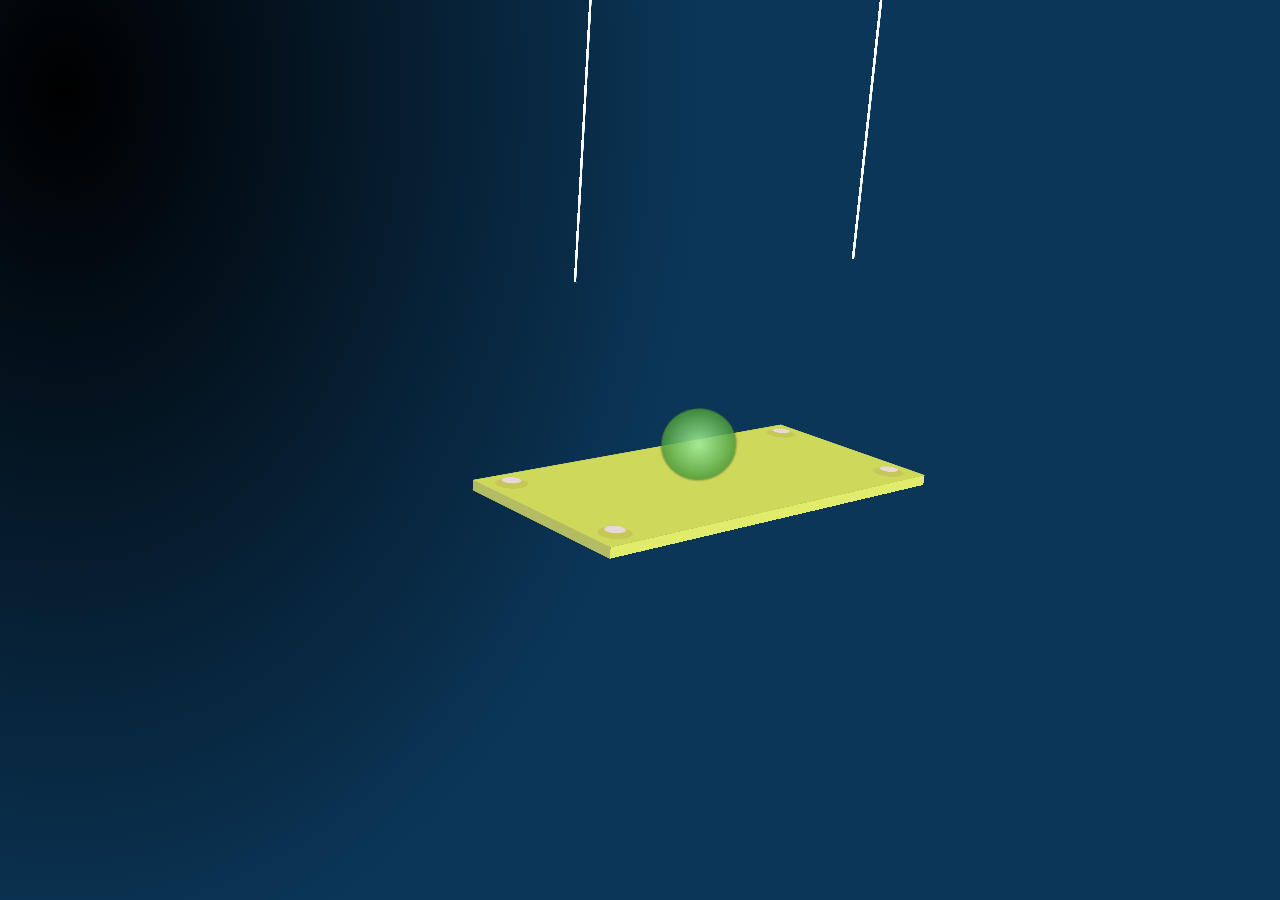
<file: 3D Swing/index.html>
<!DOCTYPE html>
<html lang="en">
  <head>
    <meta charset="UTF-8" />
    <meta name="viewport" content="width=device-width, initial-scale=1.0" />
    <title>3D Swing</title>
    <link rel="stylesheet" href="styles.css" />
  </head>
  <body>
    <div class="container">
      <div class="swing swing-1">
        <div class="circle circle-1"></div>
        <div class="circle circle-2"></div>
        <div class="circle circle-3"></div>
        <div class="circle circle-4"></div>
        <div class="rope rope-1"></div>
        <div class="rope rope-2"></div>
      </div>
      <div class="swing swing-2">
        <div class="circle circle-1"></div>
        <div class="circle circle-2"></div>
        <div class="circle circle-3"></div>
        <div class="circle circle-4"></div>
        <div class="rope rope-1"></div>
        <div class="rope rope-2"></div>
      </div>
      <div class="swing swing-3">
        <div class="circle circle-1"></div>
        <div class="circle circle-2"></div>
        <div class="circle circle-3"></div>
        <div class="circle circle-4"></div>
        <div class="rope rope-1"></div>
        <div class="rope rope-2"></div>
      </div>
      <div class="swing swing-4">
        <div class="circle circle-1"></div>
        <div class="circle circle-2"></div>
        <div class="circle circle-3"></div>
        <div class="circle circle-4"></div>
        <div class="rope rope-1"></div>
        <div class="rope rope-2"></div>
      </div>
      <div class="swing swing-5">
        <div class="circle circle-1"></div>
        <div class="circle circle-2"></div>
        <div class="circle circle-3"></div>
        <div class="circle circle-4"></div>
        <div class="rope rope-1"></div>
        <div class="rope rope-2"></div>
      </div>
      <div class="swing swing-6">
        <div class="ball"></div>
        <div class="circle circle-1"></div>
        <div class="circle circle-2"></div>
        <div class="circle circle-3"></div>
        <div class="circle circle-4"></div>
        <div class="rope rope-1"></div>
        <div class="rope rope-2"></div>
      </div>
    </div>
  </body>
</html>
</file>
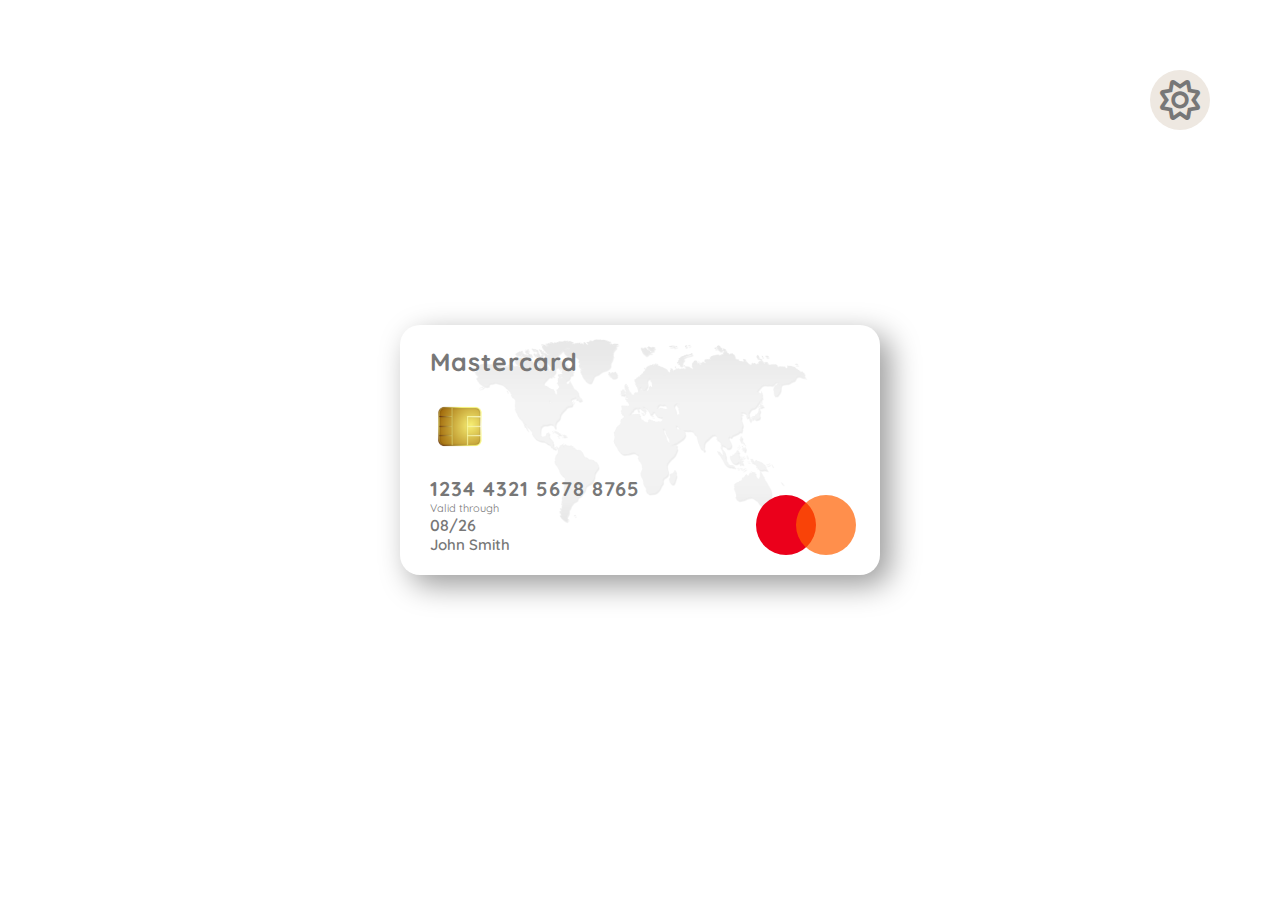
<file: Dark-Mode/index.html>
<!DOCTYPE html>
<html lang="en">
  <head>
    <meta charset="UTF-8" />
    <meta http-equiv="X-UA-Compatible" content="IE=edge" />
    <meta name="viewport" content="width=device-width, initial-scale=1.0" />
    <title>Dark Mode</title>
    <link rel="stylesheet" href="style.css" />
    <link
      rel="stylesheet"
      href="https://cdnjs.cloudflare.com/ajax/libs/font-awesome/6.0.0-beta3/css/all.min.css"
    />
    <link rel="preconnect" href="https://fonts.googleapis.com" />
    <link rel="preconnect" href="https://fonts.gstatic.com" crossorigin />
    <link
      href="https://fonts.googleapis.com/css2?family=Quicksand:wght@300;400;500;600;700&display=swap"
      rel="stylesheet"
    />
  </head>
  <body>
    <div class="container">
      <div class="toggle">
        <i class="far fa-sun"></i>
      </div>
      <div class="card">
        <img src="images/map.png" class="card-map" />
        <div class="card-left">
          <h3 class="card-type">Mastercard</h3>
          <img src="images/chip.png" class="card-chip" />
          <div>
            <div class="card-num">1234 4321 5678 8765</div>
            <div class="card-text">Valid through</div>
            <div class="card-date">08/26</div>
            <div class="card-holder">John Smith</div>
          </div>
        </div>
        <div class="card-right">
          <div class="red-circle"></div>
          <div class="orange-circle"></div>
        </div>
      </div>
    </div>

    <script src="script.js"></script>
  </body>
</html>
</file>
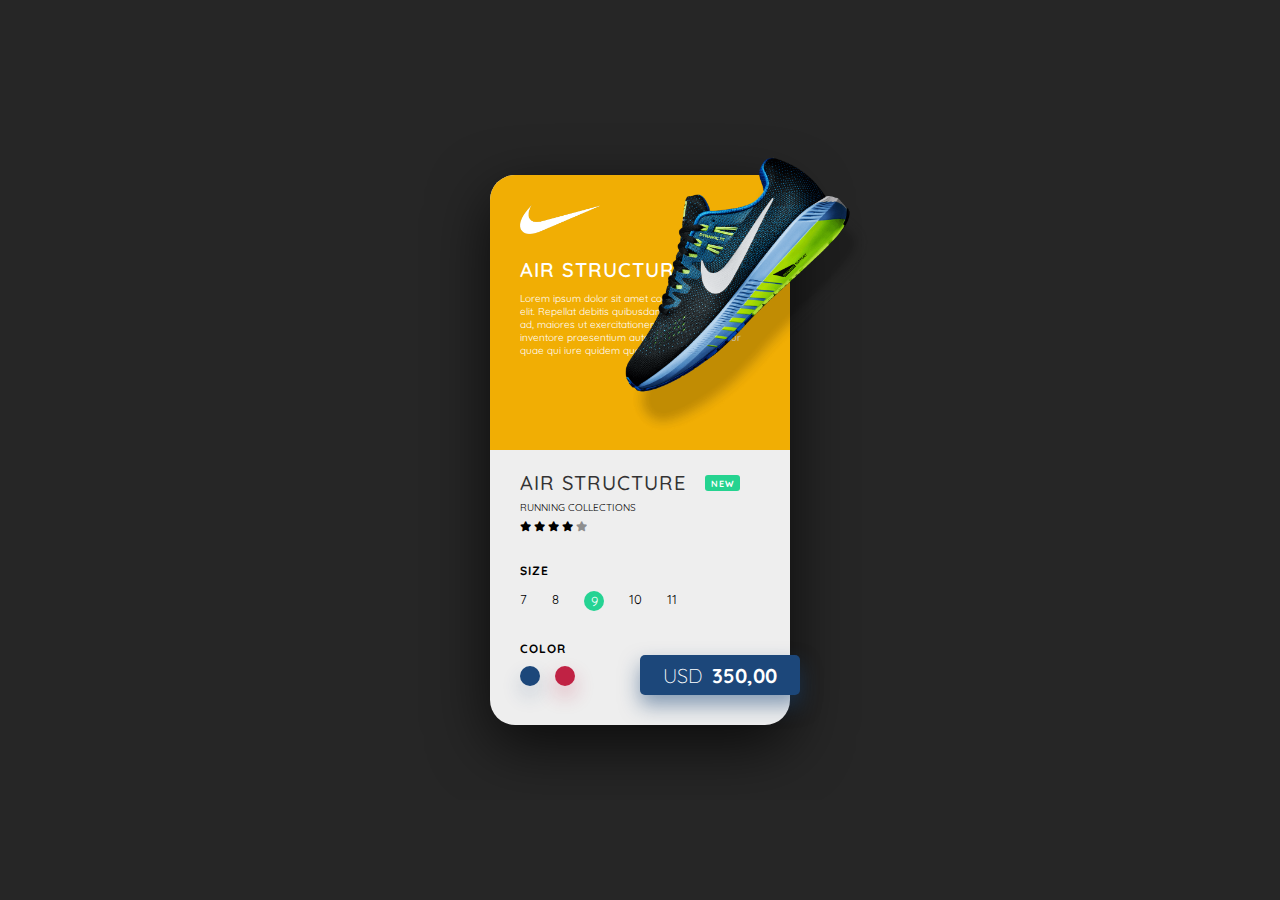
<file: Nike Product Card/index.html>
<!DOCTYPE html>
<html lang="en">
  <head>
    <meta charset="UTF-8" />
    <meta name="viewport" content="width=device-width, initial-scale=1.0" />
    <title>Nike Product Card</title>
    <link rel="stylesheet" href="style.css" />
    <link
      rel="stylesheet"
      href="https://cdnjs.cloudflare.com/ajax/libs/font-awesome/6.5.1/css/all.min.css"
    />
    <link rel="preconnect" href="https://fonts.googleapis.com" />
    <link rel="preconnect" href="https://fonts.gstatic.com" crossorigin />
    <link
      href="https://fonts.googleapis.com/css2?family=Quicksand:wght@300;400;500;600;700&display=swap"
      rel="stylesheet"
    />
  </head>
  <body>
    <div class="container">
      <div class="card-wrapper">
        <div class="card">
          <div class="card-top">
            <img src="images/nike.png" alt="Nike Logo" class="logo" />
            <div class="card-top-text">
              <h1>Air Structure</h1>
              <p>
                Lorem ipsum dolor sit amet consectetur adipisicing elit.
                Repellat debitis quibusdam eaque itaque eum ad, maiores ut
                exercitationem ipsa excepturi inventore praesentium autem magnam
                tenetur quae qui iure quidem quos!
              </p>
            </div>
            <img src="images/shoe1.png" alt="Shoe 1" class="shoe-1" />
            <img src="images/shoe2.png" alt="Shoe 2" class="shoe-2" />
          </div>
          <div class="card-bottom">
            <h1>Air Structure</h1>
            <div class="badge">New</div>
            <h3>Running Collections</h3>
            <div class="stars">
              <i class="fa-solid fa-star"></i>
              <i class="fa-solid fa-star"></i>
              <i class="fa-solid fa-star"></i>
              <i class="fa-solid fa-star"></i>
              <i class="fa-solid fa-star"></i>
            </div>
            <div class="size">
              <h4>Size</h4>
              <div class="sizes">
                <span>7</span>
                <span>8</span>
                <span>9</span>
                <span>10</span>
                <span>11</span>
              </div>
            </div>
            <div class="color">
              <h4>Color</h4>
              <div class="colors">
                <div class="color-1"></div>
                <div class="color-2"></div>
              </div>
            </div>
            <div class="price">
              <span>Usd</span>
              <span>350,00</span>
            </div>
          </div>
        </div>
      </div>
    </div>

    <script src="script.js"></script>
  </body>
</html>
</file>
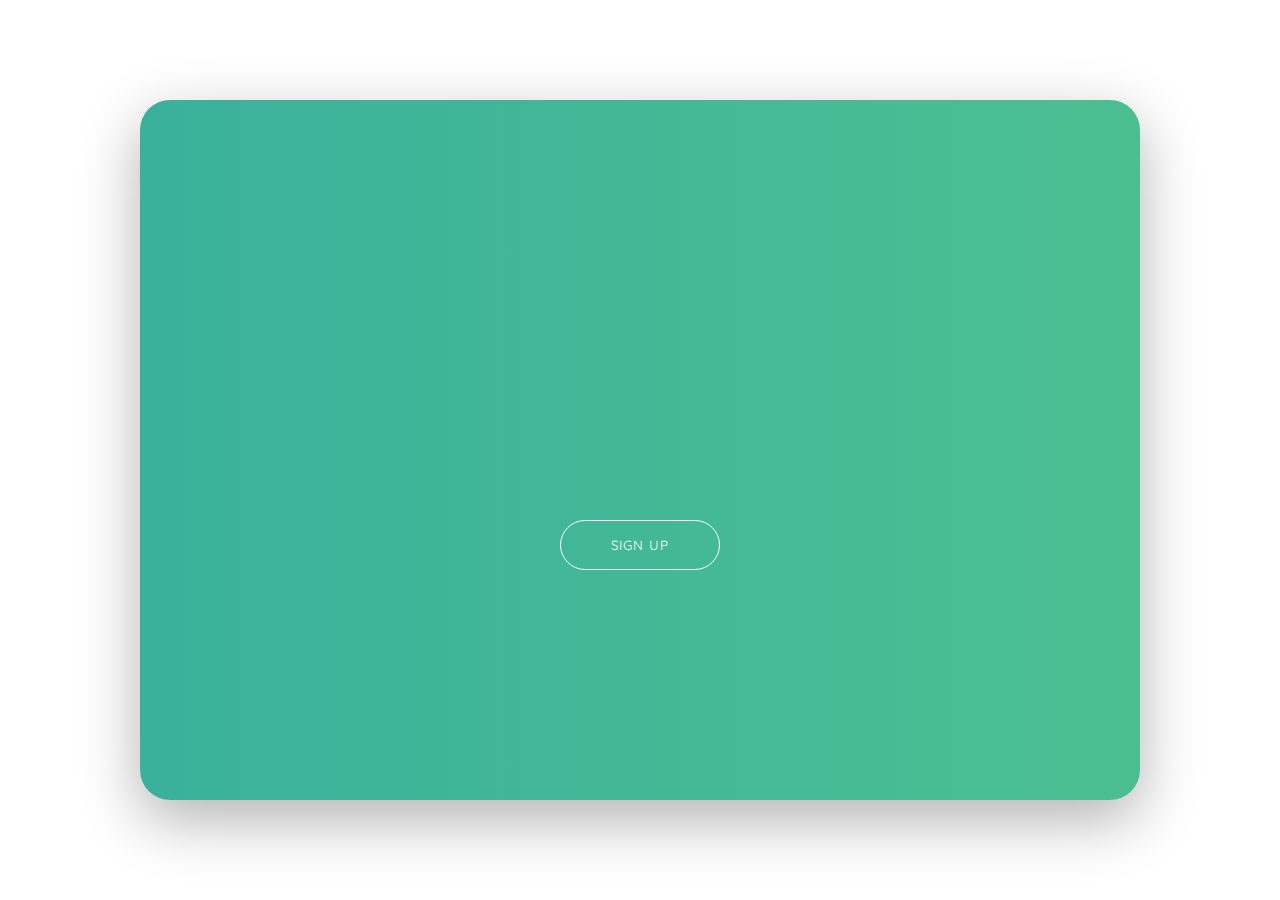
<file: SignUp Form/index.html>
<!DOCTYPE html>
<html lang="en">
  <head>
    <meta charset="UTF-8" />
    <meta http-equiv="X-UA-Compatible" content="IE=edge" />
    <meta name="viewport" content="width=device-width, initial-scale=1.0" />
    <title>Sign Up Form</title>
    <link rel="stylesheet" href="style.css" />
    <link
      rel="stylesheet"
      href="https://cdnjs.cloudflare.com/ajax/libs/font-awesome/6.5.1/css/all.min.css"
    />
    <link rel="preconnect" href="https://fonts.googleapis.com" />
    <link rel="preconnect" href="https://fonts.gstatic.com" crossorigin />
    <link
      href="https://fonts.googleapis.com/css2?family=Quicksand:wght@300;400;500;600;700&display=swap"
      rel="stylesheet"
    />
  </head>
  <body>
    <div class="container">
      <div class="form-wrapper">
        <div class="banner">
          <h1>Hello Friend!</h1>
          <p>Enter your personal details and start journey with us!</p>
        </div>
        <div class="green-bg">
          <button type="button">Sign Up</button>
        </div>
        <form class="signup-form">
          <h1>Create Account</h1>
          <div class="social-media">
            <i class="fab fa-facebook-f"></i>
            <i class="fab fa-instagram"></i>
            <i class="fab fa-linkedin-in"></i>
          </div>
          <p>or use your email for registration!</p>
          <div class="input-group">
            <i class="fas fa-user"></i>
            <input type="text" placeholder="Name" />
          </div>
          <div class="input-group">
            <i class="fas fa-envelope"></i>
            <input type="email" placeholder="Email" />
          </div>
          <div class="input-group">
            <i class="fas fa-lock"></i>
            <input type="password" placeholder="Password" />
          </div>
          <button type="button">Sign Up</button>
        </form>
      </div>
    </div>

    <script src="script.js"></script>
  </body>
</html>
</file>
<file: 3D Swing/styles.css>
* {
  margin: 0;
  padding: 0;
  box-sizing: border-box;
}

html {
  font-size: 62.5%;
}

.container {
  width: 100%;
  height: 100vh;
  background-image: radial-gradient(
    closest-side at 5% 10%,
    rgb(0, 0, 0),
    rgb(11, 54, 88) 1000%
  );
  display: flex;
  justify-content: center;
  align-items: center;
  perspective: 150rem;
  overflow: hidden;
}

.swing {
  width: 40rem;
  height: 20rem;
  background-color: rgba(206, 216, 91, 0.7);
  transform: rotateX(70deg) rotateZ(-40deg) rotateY(5deg);
  transform-style: preserve-3d;
  position: absolute;
  top: 50%;
  transform-origin: top;
}

.swing-1 {
  animation: swingAnim 20s infinite ease-in-out;
}
.swing-2 {
  animation: swingAnim 20s -4s infinite ease-in-out;
}
.swing-3 {
  animation: swingAnim 20s -8s infinite ease-in-out;
}
.swing-4 {
  animation: swingAnim 20s -12s infinite ease-in-out;
}
.swing-5 {
  animation: swingAnim 20s -16s infinite ease-in-out;
}
.swing-6 {
  animation: swing6Anim 4s -1s infinite ease-in-out;
  background-color: transparent;
}

.swing-6 div:not(.ball) {
  opacity: 0;
}
.swing-6::before,
.swing-6::after {
  opacity: 0;
}

@keyframes swingAnim {
  0% {
    transform: rotateX(70deg) rotateZ(-40deg) rotateY(5deg) translateY(100rem);
  }
  20% {
    transform: rotateX(70deg) rotateZ(-40deg) rotateY(5deg) translateY(21rem);
  }
  25% {
    transform: rotateX(70deg) rotateZ(-40deg) rotateY(5deg) translateY(27rem);
  }
  35%,
  40% {
    transform: rotateX(70deg) rotateZ(-40deg) rotateY(5deg) translateY(0);
  }
  50% {
    transform: rotateX(70deg) rotateZ(-40deg) rotateY(5deg) translateY(-60rem);
  }
  55% {
    transform: rotateX(70deg) rotateZ(-40deg) rotateY(5deg) translateY(-55rem);
  }
  65%,
  70% {
    transform: rotateX(70deg) rotateZ(-40deg) rotateY(5deg) translateY(-84rem);
  }
  100% {
    transform: rotateX(70deg) rotateZ(-40deg) rotateY(5deg) translateY(-800rem);
  }
}

@keyframes swing6Anim {
  0% {
    transform: rotateX(70deg) rotateZ(-40deg) rotateY(5deg) translateY(0);
  }
  50% {
    transform: rotateX(70deg) rotateZ(-40deg) rotateY(5deg) translateY(30rem);
  }
  100% {
    transform: rotateX(70deg) rotateZ(-40deg) rotateY(5deg) translateY(0);
  }
}

.swing::before {
  content: "";
  width: 1rem;
  height: 100%;
  background-color: #b4bb65;
  position: absolute;
  transform: rotateY(90deg);
  transform-origin: left;
}

.swing::after {
  content: "";
  height: 1rem;
  width: 100%;
  background-color: #e2ec6c;
  position: absolute;
  bottom: 0;
  transform: rotateX(90deg);
  transform-origin: bottom;
}

.circle {
  width: 3rem;
  height: 3rem;
  background-color: #c5c757;
  border-radius: 50%;
  position: absolute;
  display: grid;
  place-items: center;
  transform-style: preserve-3d;
}

.circle-1 {
  top: 1rem;
  left: 1rem;
}
.circle-2 {
  top: 1rem;
  right: 1rem;
}
.circle-3 {
  bottom: 1rem;
  right: 1rem;
}
.circle-4 {
  bottom: 1rem;
  left: 1rem;
}

.circle::before {
  content: "";
  width: 1.8rem;
  height: 1.8rem;
  background-color: #e9d8d8;
  position: absolute;
  border-radius: 50%;
  transform: translateZ(0.3rem);
}

.rope {
  height: 40rem;
  width: 0.3rem;
  background-color: #fff;
  position: absolute;
  transform: translateZ(20rem) rotateX(90deg) rotateY(90deg);
  transform-origin: top;
}

.rope-1 {
  top: 10rem;
  left: 2.5rem;
}
.rope-2 {
  top: 10rem;
  right: 2.5rem;
}

.rope::before {
  content: "";
  width: 0.3rem;
  height: 23rem;
  position: absolute;
  background-color: #fff;
  transform: translateY(-23rem) rotateZ(21deg);
  transform-origin: bottom;
}
.rope::after {
  content: "";
  width: 0.3rem;
  height: 23rem;
  position: absolute;
  background-color: #fff;
  transform: translateY(-23rem) rotateZ(-21deg);
  transform-origin: bottom;
}

.ball {
  width: 7rem;
  aspect-ratio: 1;
  background-image: radial-gradient(
    rgba(159, 238, 156, 0.9),
    rgba(30, 110, 6, 0.8)
  );
  position: relative;
  left: 15rem;
  top: 10rem;
  border-radius: 50%;
  transform: rotateX(90deg) rotateY(40deg);
  transform-origin: top;
  box-shadow: 0 0 0.2rem #333;
}
</file>
<file: Dark-Mode/style.css>
* {
  margin: 0;
  padding: 0;
  box-sizing: border-box;
  font-family: Quicksand, sans-serif;
}

html {
  font-size: 62.5%;
}

.container {
  width: 100%;
  height: 100vh;
  display: grid;
  place-items: center;
}

.container.dark {
  background-color: #262626;
}

.toggle {
  width: 6rem;
  height: 6rem;
  background-color: #eee8e1;
  position: absolute;
  top: 7rem;
  right: 7rem;
  display: grid;
  place-items: center;
  border-radius: 50%;
  cursor: pointer;
}

.container.dark .toggle {
  background-color: #464646;
}

.toggle i {
  font-size: 4rem;
  color: #777;
}

.container.dark .toggle i {
  color: #ddd;
}

.card {
  width: 48rem;
  height: 25rem;
  border-radius: 2rem;
  position: relative;
  display: flex;
  box-shadow: 1rem 1rem 3rem rgba(0, 0, 0, 0.4);
}

.container.dark .card {
  background-color: #353535;
}

.card-map {
  width: 35rem;
  position: absolute;
  top: 1rem;
  left: 50%;
  transform: translateX(-50%);
  opacity: 0.2;
}

.card-left {
  width: 70%;
  height: 100%;
  padding: 1rem 0 1rem 3rem;
  display: flex;
  flex-direction: column;
  justify-content: space-around;
  color: #777;
  z-index: 10;
}

.container.dark .card-left {
  color: #ccc;
}

.card-type {
  font-size: 2.5rem;
  letter-spacing: 0.1rem;
}

.card-chip {
  width: 6rem;
}

.card-num {
  font-size: 2rem;
  font-weight: bold;
  letter-spacing: 0.1rem;
}

.card-text {
  font-size: 1.1rem;
}

.card-date {
  font-size: 1.6rem;
  font-weight: 600;
}

.card-holder {
  font-size: 1.5rem;
  font-weight: 600;
}

.card-right {
  display: flex;
  align-items: flex-end;
  padding: 0 0 2rem 2rem;
  z-index: 10;
}

.red-circle,
.orange-circle {
  width: 6rem;
  height: 6rem;
  border-radius: 50%;
}

.red-circle {
  background-color: #eb001b;
}

.orange-circle {
  background-color: #ff5f00;
  margin-left: -2rem;
  opacity: 0.7;
}
</file>
<file: Nike Product Card/style.css>
/* * {
  margin: 0;
  padding: 0;
  box-sizing: border-box;
  font-family: Quicksand, sans-serif;
}

html {
  font-size: 62.5%;
}
.container {
  width: 100%;
  height: 100vh;
  background: #262626;
  display: grid;
  place-items: center;
}

.card-wrapper {
  width: 50rem;
  height: 70rem;
  padding: 0 10rem;
  display: grid;
  place-items: center;
  overflow: hidden;
}

.card {
  width: 30rem;
  height: 55rem;
  background: #eee;
  border-radius: 2.5rem;
  box-shadow: 0 2rem 6rem rgba(0, 0, 0, 0.7);
  position: relative;
}

.card-top {
  width: 100%;
  height: 50%;
  background: #f1ae04;
  padding: 3rem;
  border-radius: 2.5rem 2.5rem 0 0;
  transition: background 0.5s;
}

.logo {
  width: 8rem;
  margin-bottom: 2rem;
}

.card-top-text {
  color: #fff;
}
.card-top-text h1 {
  font-weight: 600;
  text-transform: uppercase;
  letter-spacing: 0.1rem;
  margin-bottom: 1rem;
}

.shoe-1 {
  width: 30rem;
  position: absolute;
  top: -2.5rem;
  right: -10rem;
  transition: transform 1s;
}

.shoe-2 {
  width: 33rem;
  position: absolute;
  top: -10rem;
  right: -45rem;
  transition: transform 1s;
}

.card-bottom {
  width: 100%;
  height: 50%;
  padding: 2rem 3rem;
}

.card-bottom h1 {
  font-weight: 500;
  text-transform: uppercase;
  letter-spacing: 0.1rem;
  color: #333;
  margin-bottom: 0.6rem;
}

.badge {
  position: absolute;
  top: 30rem;
  right: 5rem;
  width: 3.5rem;
  height: 1.6rem;
  background: #25d390;
  color: #fff;
  display: grid;
  place-items: center;
  border-radius: 0.3rem;
  font-size: 0.9rem;
  font-weight: bold;
  letter-spacing: 0.1rem;
  text-transform: uppercase;
}

.card-bottom h3 {
  font-size: 1rem;
  font-weight: 400;
  text-transform: uppercase;
  margin-bottom: 0.6rem;
}

.stars {
  margin-bottom: 3rem;
}

.stars i:last-child {
  opacity: 0.4;
}

.size {
  margin-bottom: 3rem;
}

.size h4 {
  font-size: 1.2rem;
  text-transform: uppercase;
  letter-spacing: 0.1rem;
  margin-bottom: 1.3rem;
}

.sizes {
  display: flex;
}

.sizes span {
  font-size: 1.3rem;
  margin-right: 2.5rem;
}

.sizes span:nth-child(3) {
  width: 2rem;
  height: 2rem;
  background: #25d393;
  color: #fff;
  border-radius: 50%;
  display: grid;
  place-items: center;
}

.color h4 {
  font-size: 1.2rem;
  text-transform: uppercase;
  letter-spacing: 0.1rem;
  margin-bottom: 1rem;
}

.colors {
  display: flex;
}

.color-1,
.color-2 {
  width: 2rem;
  height: 2rem;
  border-radius: 50%;
  cursor: pointer;
}

.color-1 {
  background: #1c477a;
  margin-right: 1.5rem;
  box-shadow: 0 1rem 2rem rgba(28, 71, 122, 0.2);
}

.color-2 {
  background: #c02244;
  box-shadow: 0 1rem 2rem rgba(192, 34, 68, 0.3);
}

.price {
  width: 16rem;
  height: 4rem;
  background: #1c477a;
  color: #fff;
  border-radius: 0.5rem;
  position: absolute;
  right: -1rem;
  bottom: 3rem;
  box-shadow: 0 1rem 2rem rgba(28, 71, 122, 0.5);
  display: flex;
  justify-content: center;
  align-items: center;
  transition: background 0.5s;
}

.price span {
  font-size: 2rem;
}

.price span:first-child {
  font-weight: 300;
  text-transform: uppercase;
  margin-right: 1rem;
}

.price span:last-child {
  font-weight: bold;
}

.container.change .card-top {
  background: #d35246;
}

.container.change .price {
  background: #c02244;
}

.container.change .shoe-1 {
  transform: translateX(-50rem) rotateZ(45deg);
}

.container.change .shoe-2 {
  transform: translateY(-40rem) rotateZ(-45deg);
} */




* {
    margin: 0;
    padding: 0;
    box-sizing: border-box;
    font-family: Quicksand, sans-serif;
  }
  
  html {
    font-size: 62.5%;
  }
  
  .container {
    width: 100%;
    height: 100vh;
    background: #262626;
    display: grid;
    place-items: center;
  }
  
  .card-wrapper {
    width: 50rem;
    height: 70rem;
    padding: 0 10rem;
    display: grid;
    place-items: center;
    overflow: hidden;
  }
  
  .card {
    width: 30rem;
    height: 55rem;
    background: #eee;
    border-radius: 2.5rem;
    box-shadow: 0 2rem 6rem rgba(0, 0, 0, 0.7);
    position: relative;
  }
  
  .card-top {
    width: 100%;
    height: 50%;
    background: #f1ae04;
    padding: 3rem;
    border-radius: 2.5rem 2.5rem 0 0;
    transition: background 0.5s;
  }
  
  .container.change .card-top {
    background: #d35246;
  }
  
  .logo {
    width: 8rem;
    margin-bottom: 2rem;
  }
  
  .card-top-text {
    color: #fff;
  }
  
  .card-top-text h1 {
    font-weight: 600;
    text-transform: uppercase;
    letter-spacing: 0.1rem;
    margin-bottom: 1rem;
  }
  
  .shoe-1 {
    width: 30rem;
    position: absolute;
    top: -2.5rem;
    right: -10rem;
    transition: transform 1s;
  }
  
  .container.change .shoe-1 {
    transform: translateX(-50rem) rotateZ(45deg);
  }
  
  .shoe-2 {
    width: 33rem;
    position: absolute;
    top: -10rem;
    right: -45rem;
    transition: transform 1s;
  }
  
  .container.change .shoe-2 {
    transform: translateX(-40rem) rotateZ(-45deg);
  }
  
  .card-bottom {
    width: 100%;
    height: 50%;
    padding: 2rem 3rem;
  }
  
  .card-bottom h1 {
    font-weight: 500;
    text-transform: uppercase;
    letter-spacing: 0.1rem;
    color: #333;
    margin-bottom: 0.6rem;
  }
  
  .badge {
    position: absolute;
    top: 30rem;
    right: 5rem;
    width: 3.5rem;
    height: 1.6rem;
    background: #25d390;
    color: #fff;
    display: grid;
    place-items: center;
    border-radius: 0.3rem;
    font-size: 0.9rem;
    font-weight: bold;
    letter-spacing: 0.1rem;
    text-transform: uppercase;
  }
  
  .card-bottom h3 {
    font-size: 1rem;
    font-weight: 400;
    text-transform: uppercase;
    margin-bottom: 0.6rem;
  }
  
  .stars {
    margin-bottom: 3rem;
  }
  
  .stars i:last-child {
    opacity: 0.4;
  }
  
  .size {
    margin-bottom: 3rem;
  }
  
  .size h4 {
    font-size: 1.2rem;
    text-transform: uppercase;
    letter-spacing: 0.1rem;
    margin-bottom: 1.3rem;
  }
  
  .sizes {
    display: flex;
  }
  
  .sizes span {
    font-size: 1.3rem;
    margin-right: 2.5rem;
  }
  
  .sizes span:nth-child(3) {
    width: 2rem;
    height: 2rem;
    background: #25d393;
    color: #fff;
    border-radius: 50%;
    display: grid;
    place-items: center;
  }
  
  .color h4 {
    font-size: 1.2rem;
    text-transform: uppercase;
    letter-spacing: 0.1rem;
    margin-bottom: 1rem;
  }
  
  .colors {
    display: flex;
  }
  
  .color-1,
  .color-2 {
    width: 2rem;
    height: 2rem;
    border-radius: 50%;
    cursor: pointer;
  }
  
  .color-1 {
    background: #1c477a;
    margin-right: 1.5rem;
    box-shadow: 0 1rem 2rem rgba(28, 71, 122, 0.2);
  }
  
  .color-2 {
    background: #c02244;
    box-shadow: 0 1rem 2rem rgba(192, 34, 68, 0.3);
  }
  
  .price {
    width: 16rem;
    height: 4rem;
    background: #1c477a;
    color: #fff;
    border-radius: 0.5rem;
    position: absolute;
    right: -1rem;
    bottom: 3rem;
    box-shadow: 0 1rem 2rem rgba(28, 71, 122, 0.5);
    display: flex;
    justify-content: center;
    align-items: center;
    transition: background 0.5s;
  }
  
  .container.change .price {
    background: #c02244;
  }
  
  .price span {
    font-size: 2rem;
  }
  
  .price span:first-child {
    font-weight: 300;
    text-transform: uppercase;
    margin-right: 1rem;
  }
  
  .price span:last-child {
    font-weight: bold;
  }
</file>
<file: SignUp Form/style.css>
* {
  margin: 0;
  padding: 0;
  box-sizing: border-box;
  outline: none;
  font-family: Quicksand, sans-serif;
}

html {
  font-size: 62.5%;
}

.container.change .banner {
  left: 5rem;
}

.container {
  width: 100%;
  height: 100vh;
  display: flex;
  align-items: center;
  justify-content: center;
}
.container.change .green-bg {
  width: 40%;
}

.form-wrapper {
  width: 100rem;
  height: 70rem;
  background-color: #eee;
  border-radius: 3rem;
  box-shadow: 0 2rem 6rem rgba(0, 0, 0, 0.3);
  position: relative;
  overflow: hidden;
}

.banner {
  position: absolute;
  z-index: 100;
  text-align: center;
  color: #fff;
  top: 25%;
  left: -30rem;
  width: 30rem;
  transition: left 0.8s;
}
.banner h1 {
  font-size: 4rem;
  margin-bottom: 3rem;
}

.banner p {
  font-size: 2rem;
}

.green-bg {
  width: 100%;
  height: 100%;
  background: linear-gradient(to right, #3ab19b, #4cbf91);
  position: absolute;
  top: 0;
  left: 0;
  z-index: 50;
  transition: width 1.5s cubic-bezier(0.19, 1, 0.22, 1);
}

.green-bg button {
  position: absolute;
  top: 60%;
  left: 50%;
  transform: translateX(-50%);
  width: 16rem;
  height: 5rem;
  border: 0.1rem solid #fff;
  background-color: transparent;
  border-radius: 3rem;
  text-transform: uppercase;
  color: #fff;
  letter-spacing: 0.1rem;
  cursor: pointer;
}

.signup-form {
  width: 60rem;
  height: 100%;
  position: absolute;
  top: 0;
  left: 0;
  display: flex;
  flex-direction: column;
  justify-content: space-around;
  align-items: center;
  padding: 10rem 0;
  transition: left 1.5s cubic-bezier(0.19, 1, 0.22, 1);
}

.container.change.signup-form {
  left: 40rem;
}
.signup-form h1 {
  font-size: 4rem;
  color: #3aaf9f;
}

.social-media {
  display: flex;
}
.social-media i {
  width: 4rem;
  height: 4rem;
  border: 0.1rem solid #777;
  border-radius: 50%;
  display: flex;
  justify-content: center;
  align-items: center;
  margin-right: 2rem;
  font-size: 2rem;
  color: #555;
}

.signup-form p {
  font-size: 1.8rem;
  color: #555;
  margin-bottom: 2rem;
}

.input-group input {
  height: 5rem;
  width: 28rem;
  padding: 1rem 1rem 1rem 3rem;
  background-color: #ddd;
  border-radius: 0.5rem;
}
.input-group {
  position: relative;
}

.input-group i {
  position: absolute;
  top: 50%;
  left: 1rem;
  transform: translateY(-50%);
  font-size: 1.2rem;
  color: #555;
}

.signup-form button {
  width: 16rem;
  height: 5rem;
  background-color: #3aaf9f;
  border: none;
  border-radius: 3rem;
  text-transform: uppercase;
  letter-spacing: 0.1rem;
  color: #fff;
  margin-top: 3rem;
  cursor: pointer;
}
</file>
